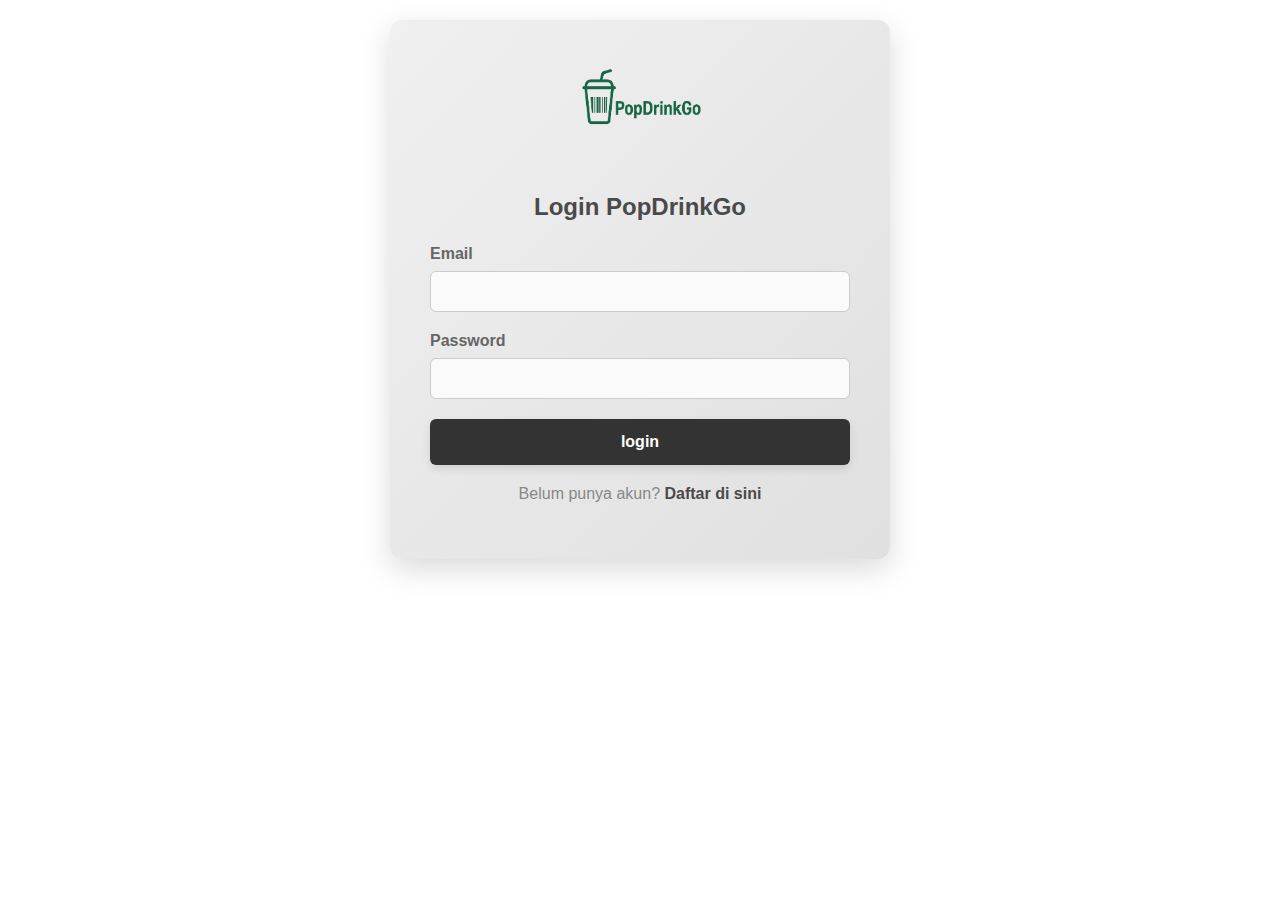
<file: index.html>
<!DOCTYPE html>
<html lang="en">
  <head>
    <meta charset="UTF-8" />
    <meta name="viewport" content="width=device-width, initial-scale=1.0" />
    <title>Login - PopDrinkGo</title>
    <link rel="stylesheet" href="style.css" />
  </head>
  <body>
    <div class="login-container">
      <img src="Logo PopDrinkGo.png" alt="PopDrinkGo Logo" class="logo" />

      <h2>Login PopDrinkGo</h2>
      <form action="#" method="POST">
        <div class="input-group">
          <label for="email">Email</label>
          <input type="email" id="email" name="email" required />
        </div>
        <div class="input-group">
          <label for="password">Password</label>
          <input type="password" id="password" name="password" required />
        </div>
        <a href="dashboard.html"
          ><button type="button" class="btn btn-dark mt-2">login</button></a
        >
        <p class="signup-link">
          Belum punya akun? <a href="#">Daftar di sini</a>
        </p>
      </form>
    </div>
  </body>
</html>
</file>
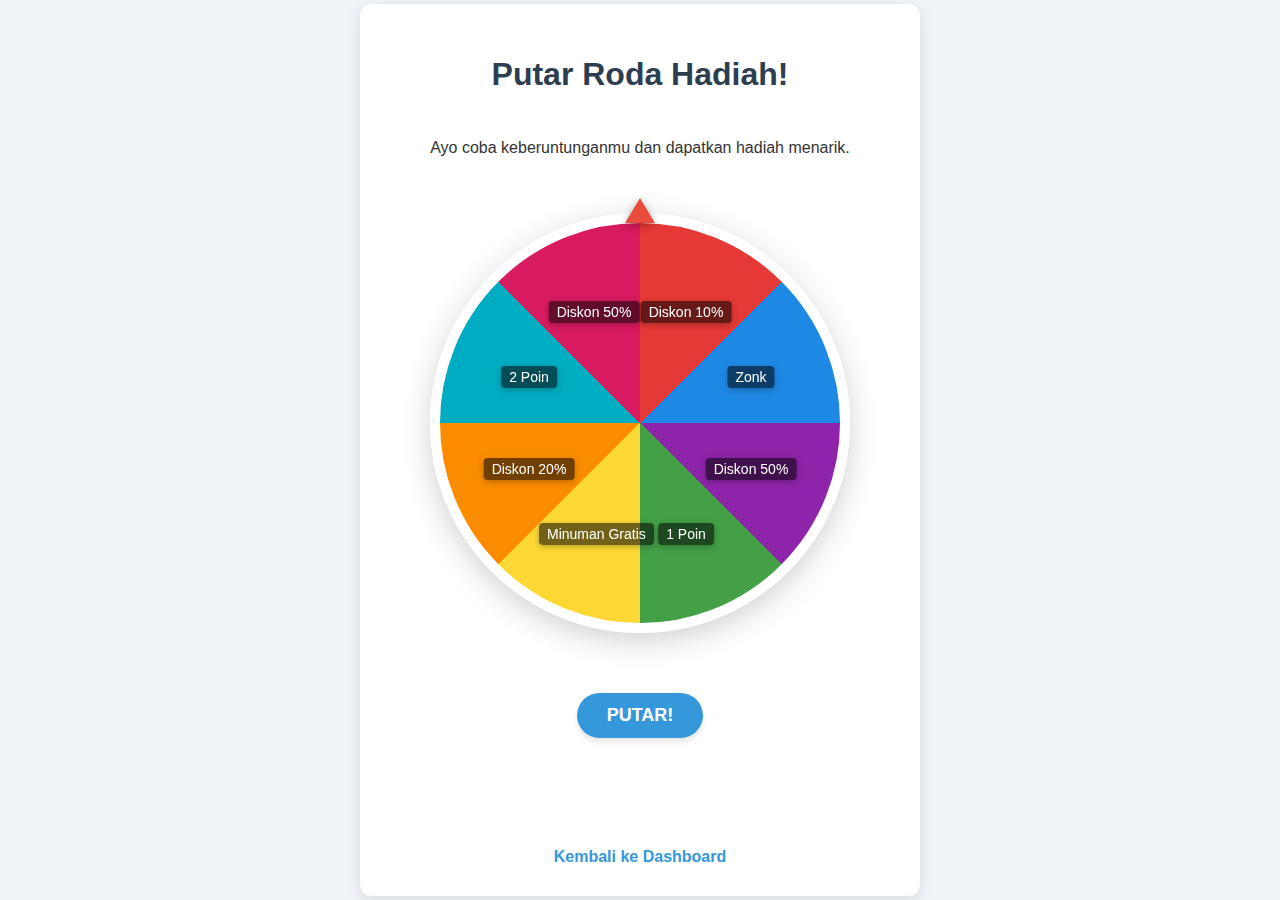
<file: spinwheel.html>
<!DOCTYPE html>
<html lang="en">
  <head>
    <meta charset="UTF-8" />
    <meta
      name="viewport"
      content="width=device-width, initial-scale=1.0, maximum-scale=1.0, user-scalable=no"
    />
    <title>Spin & Win!</title>
    <link rel="stylesheet" href="style-spinwheel-updated.css" />
  </head>
  <body>
    <div class="container">
      <h1>Putar Roda Hadiah!</h1>
      <p>Ayo coba keberuntunganmu dan dapatkan hadiah menarik.</p>
      <div class="wheel-container">
        <div class="wheel"></div>
        <div class="pin"></div>
      </div>
      <button id="spin-button">PUTAR!</button>
      <div id="result" class="result"></div>
      <a href="dashboard.html" class="back-link">Kembali ke Dashboard</a>
    </div>
    <script src="spinwheel.js"></script>
    <script>
      document.addEventListener("DOMContentLoaded", () => {
        document.body.classList.add("page-loaded");
      });
    </script>
  </body>
</html>
</file>
<file: style.css>
body {
  font-family: Arial, sans-serif;
  background-color: #e8e9eb;
  display: flex;
  justify-content: center;
  align-items: center;
  height: 100vh;
  margin: 0;
}

.login-container {
  background: linear-gradient(135deg, #f0f0f0, #e0e0e0);
  padding: 40px;
  border-radius: 12px;
  box-shadow: 0 10px 30px rgba(0, 0, 0, 0.15);
  width: 100%;
  max-width: 420px;
  text-align: center;
}

.logo {
  max-width: 250px;
  margin-bottom: 30px;
}

h2 {
  color: #4a4a4a;
  margin-bottom: 24px;
}

.input-group {
  margin-bottom: 20px;
  text-align: left;
}

.input-group label {
  display: block;
  margin-bottom: 8px;
  color: #666;
  font-weight: bold;
}

.input-group input {
  width: 100%;
  padding: 12px;
  border: 1px solid #ccc;
  border-radius: 6px;
  box-sizing: border-box;
  background-color: #fafafa;
  transition: border-color 0.3s ease;
}

.input-group input:focus {
  outline: none;
  border-color: #5d5d5d;
}

button {
  width: 100%;
  padding: 14px;
  background-color: #333;
  border: none;
  border-radius: 6px;
  color: #fff;
  font-size: 16px;
  font-weight: bold;
  cursor: pointer;
  transition: background-color 0.3s ease, transform 0.2s ease;
  box-shadow: 0 4px 10px rgba(0, 0, 0, 0.1);
}

button:hover {
  background-color: #5d5d5d;
  transform: translateY(-2px);
}

.signup-link {
  margin-top: 20px;
  color: #888;
}

.signup-link a {
  color: #4a4a4a;
  text-decoration: none;
  font-weight: bold;
  transition: color 0.3s ease;
}

.signup-link a:hover {
  color: #2c2c2c;
}

/* Responsif untuk layar mobile */
@media (max-width: 600px) {
  body {
    background-color: #fff;
  }

  .login-container {
    padding: 20px;
    box-shadow: none;
    border-radius: 0;
    max-width: 100%;
    height: 100vh;
    display: flex;
    flex-direction: column;
    justify-content: center;
  }

  .logo {
    max-width: 180px;
    margin-bottom: 20px;
  }

  h2 {
    font-size: 1.5em;
    margin-bottom: 20px;
  }

  .input-group {
    margin-bottom: 15px;
  }

  .input-group input {
    padding: 10px;
    font-size: 16px;
  }

  button {
    padding: 12px;
    font-size: 16px;
  }
}

body {
  background-color: #ffffff; /* Ubah latar belakang menjadi putih agar terlihat seperti aplikasi */
  align-items: flex-start;
  padding-top: 20px;
}

.logo {
  max-width: 150px;
}
</file>
<file: style-spinwheel-updated.css>
body {
  font-family: Arial, sans-serif;
  background-color: #f0f4f8;
  display: flex;
  justify-content: center;
  align-items: center;
  min-height: 100vh;
  margin: 0;
  color: #333;
}

.container {
  background-color: #ffffff;
  padding: 30px;
  border-radius: 12px;
  box-shadow: 0 4px 15px rgba(0, 0, 0, 0.1);
  text-align: center;
  max-width: 500px;
  width: 90%;
  display: flex;
  flex-direction: column;
  align-items: center;
  gap: 20px;
}

h1 {
  color: #2c3e50;
  margin-bottom: 10px;
}

.wheel-container {
  position: relative;
  width: 420px;
  height: 420px;
  margin: 20px auto;
}

.wheel {
  width: 100%;
  height: 100%;
  position: relative;
  border-radius: 50%;
  overflow: visible;
  transition: transform 5s cubic-bezier(0.25, 0.1, 0.25, 1);
  box-shadow: 0 8px 30px rgba(0, 0, 0, 0.18);
  border: 10px solid #fff; /* white ring */
  background: conic-gradient(#eee 0deg 360deg); /* overwritten by JS */
  box-sizing: border-box;
  /* Hint to the browser this element will animate */
  will-change: transform;
  transform-style: preserve-3d;
}

.pin {
  position: absolute;
  top: -15px;
  left: 50%;
  transform: translateX(-50%);
  width: 0;
  height: 0;
  border-left: 15px solid transparent;
  border-right: 15px solid transparent;
  border-bottom: 25px solid #e74c3c;
  z-index: 10;
  filter: drop-shadow(0 2px 4px rgba(0, 0, 0, 0.3));
}

#spin-button {
  padding: 12px 30px;
  background-color: #3498db;
  color: white;
  font-size: 18px;
  font-weight: bold;
  border: none;
  border-radius: 50px;
  cursor: pointer;
  box-shadow: 0 4px 6px rgba(0, 0, 0, 0.1);
  transition: background-color 0.3s ease;
  margin-top: 20px;
}

#spin-button:hover {
  background-color: #2980b9;
}

#spin-button:disabled {
  background-color: #bdc3c7;
  cursor: not-allowed;
}

.result {
  margin-top: 20px;
  font-size: 1.2em;
  font-weight: bold;
  min-height: 2em;
}

.back-link {
  display: inline-block;
  margin-top: 20px;
  color: #3498db;
  text-decoration: none;
  font-weight: bold;
}

.back-link:hover {
  color: #2980b9;
}

.wheel-label {
  position: absolute;
  display: inline-block;
  white-space: nowrap;
  transform-origin: 50% 50%;
  pointer-events: none;
  text-align: center;
  max-width: 110px;
  z-index: 3; /* make sure labels float above the wheel */
  /* no background/shadow here — visual styling lives on the inner element */
  background: transparent;
  box-shadow: none;
  filter: none;
  will-change: transform;
  backface-visibility: hidden;
}

.wheel-label-inner {
  display: inline-block;
  background: rgba(0, 0, 0, 0.55);
  color: #fff;
  padding: 4px 8px;
  border-radius: 4px;
  box-shadow: 0 2px 6px rgba(0, 0, 0, 0.25);
  line-height: 1;
  transform-origin: 50% 50%;
  will-change: transform;
  backface-visibility: hidden;
  transform-style: preserve-3d;

  /* Improve stacking and prevent shadow ghosting when parent is transformed */
  position: relative;
  z-index: 4;
  /* Force GPU compositing for smoother rotation and avoid paint artifacts */
  transform: translateZ(0);
}

/* Responsive styles */
@media screen and (max-width: 768px) {
  .wheel-container {
    width: 360px;
    height: 360px;
  }
}

@media screen and (max-width: 480px) {
  .container {
    padding: 15px;
  }

  .wheel-container {
    width: 300px;
    height: 300px;
    margin: 15px auto;
  }

  .segment span {
    font-size: 12px;
    padding: 2px 4px;
  }

  .wheel-label {
    font-size: 11px;
    padding: 3px 6px;
  }

  /* On small screens, make the back link full width and aligned with content */
  .back-link {
    width: 100%;
    text-align: center;
    padding: 8px 0;
    display: block;
    margin-top: 12px;
  }
}

/* On wider screens keep the link centered and visually close to the spinner */
@media screen and (min-width: 481px) {
  .back-link {
    margin-top: 12px;
    align-self: center;
  }
}
</file>
